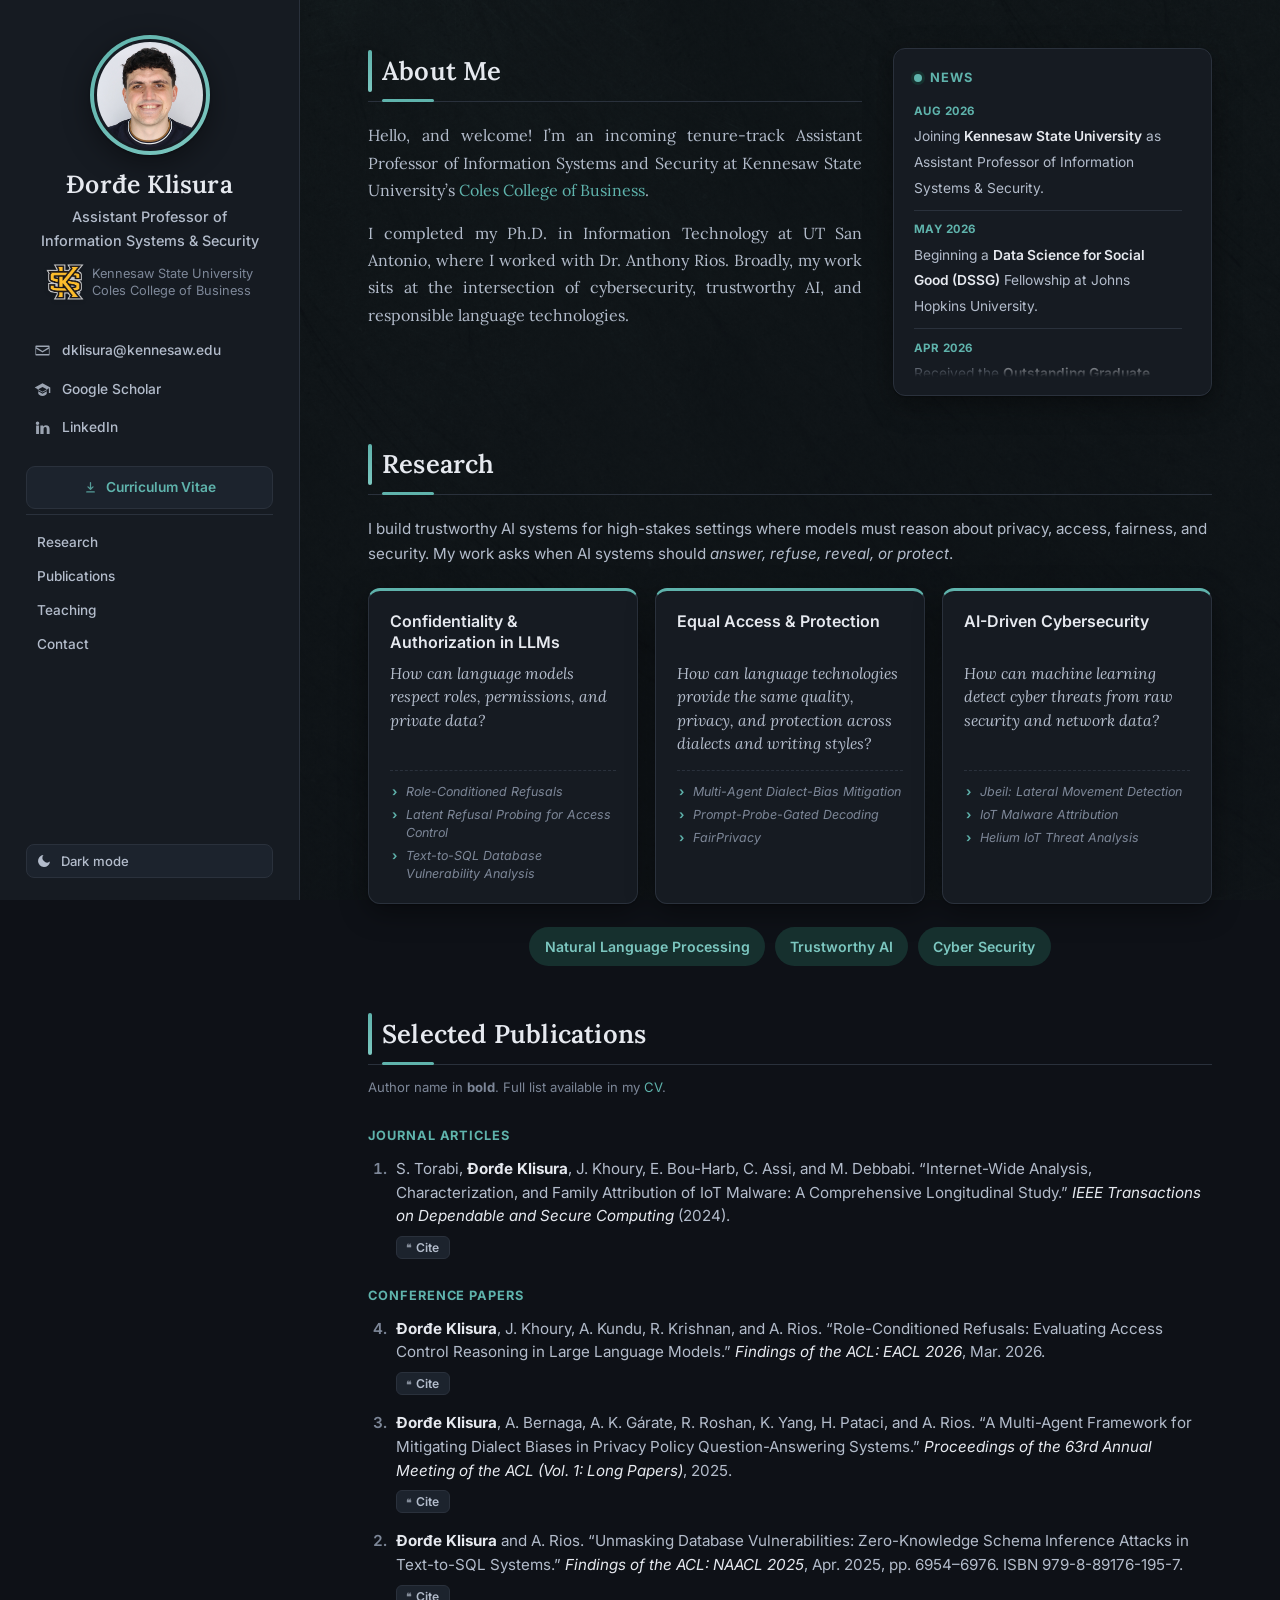
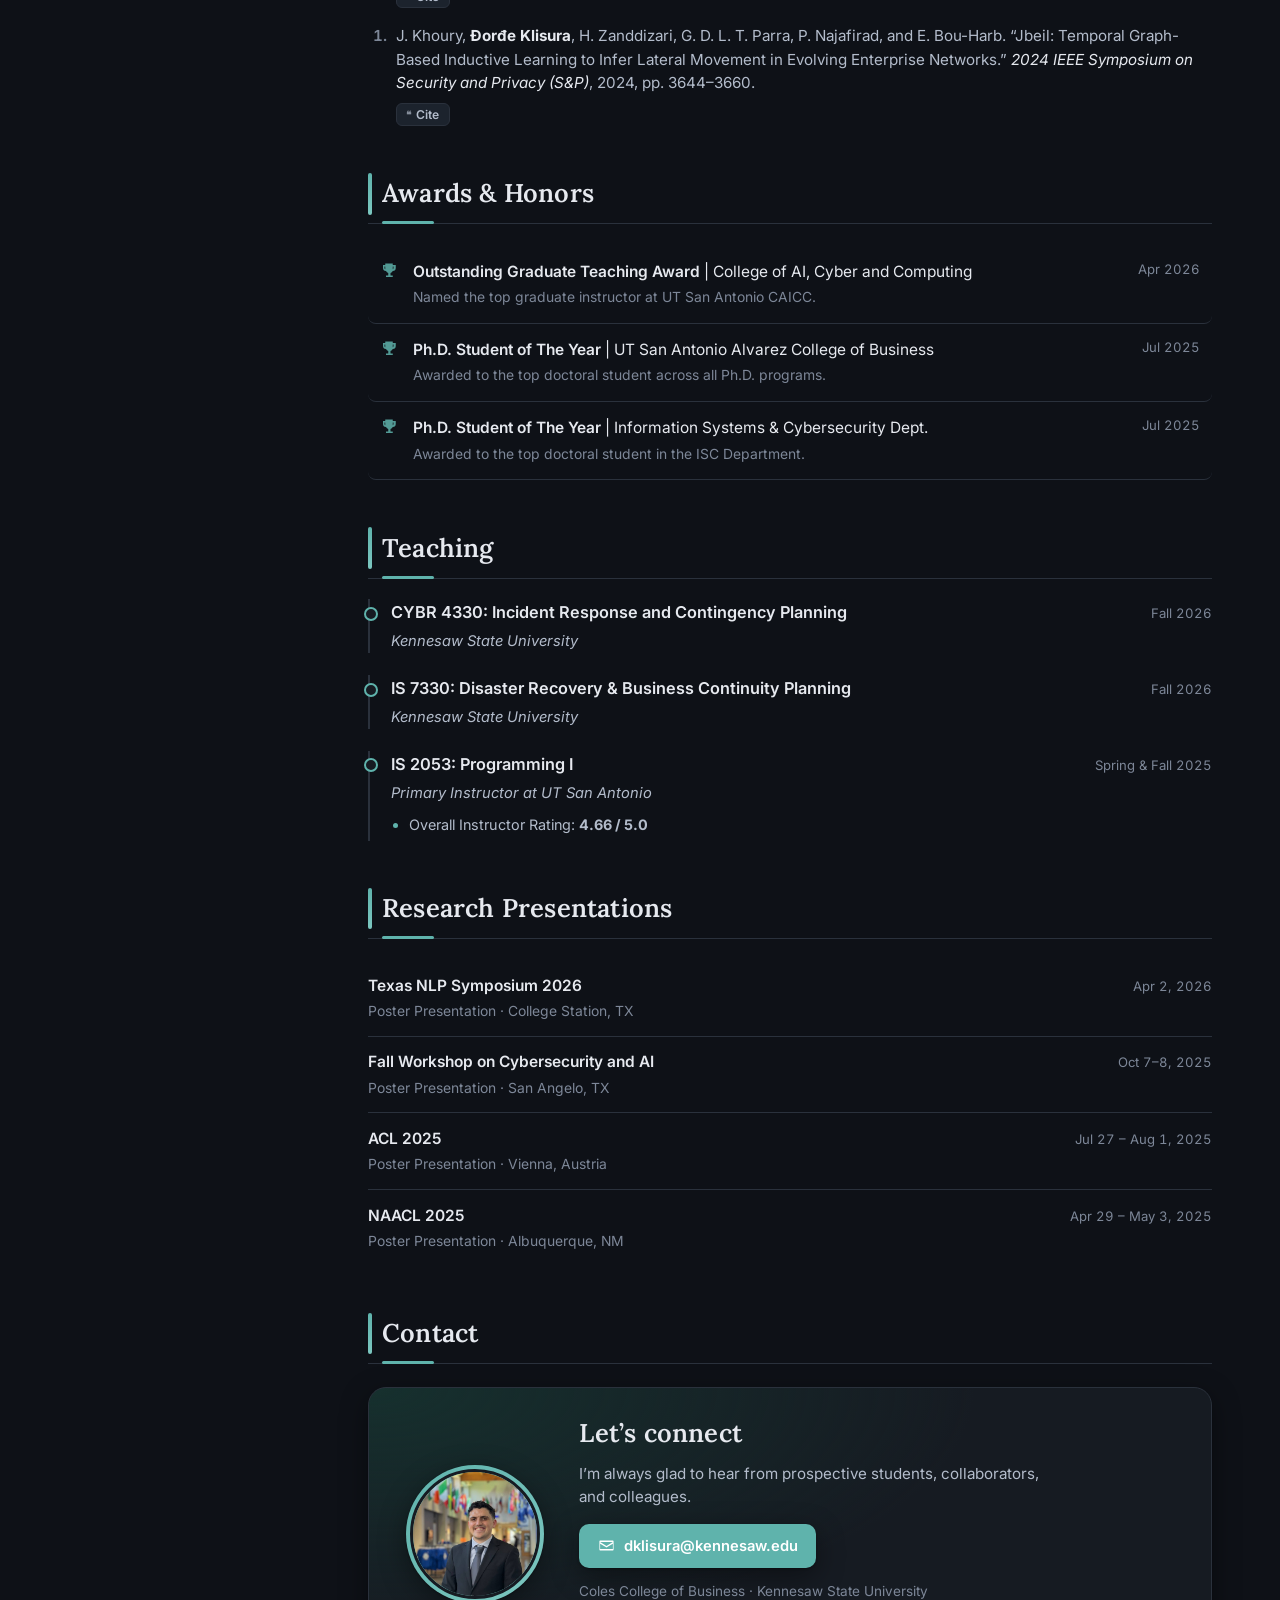
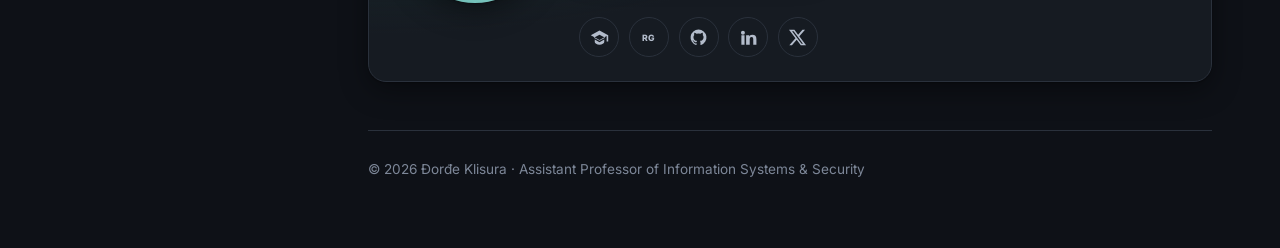
<file: index.html>
<!DOCTYPE html>
<html lang="en">
<head>
  <meta charset="UTF-8" />
  <meta name="viewport" content="width=device-width, initial-scale=1.0" />
  <title>Đorđe Klisura | Personal Page</title>
  <meta name="description" content="Đorđe Klisura — Assistant Professor of Information Systems and Security. Research in Trustworthy AI, permission-aware language models, and AI-driven cybersecurity." />
  <meta name="author" content="Đorđe Klisura" />

  <!-- Set theme before paint (default dark) to avoid a flash -->
  <script>
    (function () {
      try {
        document.documentElement.setAttribute("data-theme", localStorage.getItem("theme") || "dark");
      } catch (e) {
        document.documentElement.setAttribute("data-theme", "dark");
      }
    })();
  </script>

  <!-- Open Graph / social share -->
  <meta property="og:type" content="website" />
  <meta property="og:url" content="https://klisura-code.github.io/" />
  <meta property="og:title" content="Đorđe Klisura — Assistant Professor of IS &amp; Security" />
  <meta property="og:description" content="Research in Trustworthy AI, permission-aware language models, and AI-driven cybersecurity." />
  <meta property="og:image" content="https://klisura-code.github.io/assets/img/og-cover.png" />
  <meta property="og:image:width" content="1200" />
  <meta property="og:image:height" content="630" />
  <meta name="twitter:card" content="summary_large_image" />
  <meta name="twitter:title" content="Đorđe Klisura — Assistant Professor of IS &amp; Security" />
  <meta name="twitter:description" content="Research in Trustworthy AI, permission-aware language models, and AI-driven cybersecurity." />
  <meta name="twitter:image" content="https://klisura-code.github.io/assets/img/og-cover.png" />

  <!-- Structured data (schema.org Person) -->
  <script type="application/ld+json">
  {
    "@context": "https://schema.org",
    "@type": "Person",
    "name": "Đorđe Klisura",
    "givenName": "Đorđe",
    "familyName": "Klisura",
    "jobTitle": "Assistant Professor of Information Systems and Security",
    "email": "mailto:dklisura@kennesaw.edu",
    "url": "https://klisura-code.github.io/",
    "image": "https://klisura-code.github.io/picture/profile_photo.jpg",
    "worksFor": {
      "@type": "CollegeOrUniversity",
      "name": "Kennesaw State University",
      "department": "Coles College of Business"
    },
    "alumniOf": [
      { "@type": "CollegeOrUniversity", "name": "The University of Texas at San Antonio" },
      { "@type": "CollegeOrUniversity", "name": "University of Primorska" }
    ],
    "knowsAbout": [
      "Trustworthy AI",
      "Natural Language Processing",
      "Large Language Models",
      "Access Control",
      "Cybersecurity",
      "Machine Learning Fairness"
    ],
    "sameAs": [
      "https://scholar.google.com/citations?user=jpv8YdQAAAAJ&hl=en",
      "https://github.com/klisura-code",
      "https://www.linkedin.com/in/djordje-klisura/"
    ]
  }
  </script>

  <!-- Favicon: ĐK monogram -->
  <link rel="icon" href="[data-uri]" />

  <!-- Fonts -->
  <link rel="preconnect" href="https://fonts.googleapis.com" />
  <link rel="preconnect" href="https://fonts.gstatic.com" crossorigin />
  <link href="https://fonts.googleapis.com/css2?family=Lora:ital,wght@0,400;0,500;0,600;0,700;1,400&family=Inter:wght@400;500;600;700&display=swap" rel="stylesheet" />

  <link rel="stylesheet" href="assets/css/style.css?v=20260606l" />
</head>
<body>
  <a class="skip-link" href="#main">Skip to content</a>

  <div id="progress" class="scroll-progress" aria-hidden="true"></div>

  <header class="topbar">
    <span class="topbar-name">Đorđe Klisura</span>
  </header>

  <button id="navToggle" class="nav-toggle" aria-label="Open navigation" aria-expanded="false">
    <span></span><span></span><span></span>
  </button>

  <div class="layout">
    <!-- ============ SIDEBAR ============ -->
    <aside class="sidebar" id="sidebar">
      <div class="sidebar-inner">
        <div class="profile">
          <span class="avatar-wrap"><img class="avatar" src="picture/profile_photo.jpg" alt="Đorđe Klisura" /></span>
          <h1 class="name">Đorđe Klisura</h1>
          <p class="role">Assistant Professor of<br />Information Systems &amp; Security</p>
          <div class="affil-row">
            <img class="affil-logo" src="picture/Kennesaw_State_Owls_logo.svg.png" alt="Kennesaw State University" width="38" height="38" />
            <p class="affil">Kennesaw State University<br /><span>Coles College of Business</span></p>
          </div>
        </div>

        <ul class="contacts">
          <li>
            <a href="mailto:dklisura@kennesaw.edu">
              <svg viewBox="0 0 24 24" aria-hidden="true"><path d="M3 5h18a1 1 0 0 1 1 1v12a1 1 0 0 1-1 1H3a1 1 0 0 1-1-1V6a1 1 0 0 1 1-1Zm0 2v.2l9 5.4 9-5.4V7H3Zm18 2.5-8.5 5.1a1 1 0 0 1-1 0L3 9.5V17h18V9.5Z"/></svg>
              <span>dklisura@kennesaw.edu</span>
            </a>
          </li>
          <li>
            <a href="https://scholar.google.com/citations?user=jpv8YdQAAAAJ&hl=en" target="_blank" rel="noopener">
              <svg viewBox="0 0 24 24" aria-hidden="true"><path d="M12 3 1 9l11 6 9-4.9V17h2V9L12 3Zm0 13.2L4.8 12.3 12 8.4l7.2 3.9L12 16.2ZM6 14.6v3.1c0 1.7 2.7 3.3 6 3.3s6-1.6 6-3.3v-3.1l-6 3.3-6-3.3Z"/></svg>
              <span>Google Scholar</span>
            </a>
          </li>
          <li>
            <a href="https://www.linkedin.com/in/djordje-klisura/" target="_blank" rel="noopener">
              <svg viewBox="0 0 24 24" aria-hidden="true"><path d="M4.98 3.5a2.5 2.5 0 1 1 0 5 2.5 2.5 0 0 1 0-5ZM3 9h4v12H3V9Zm6 0h3.8v1.7h.05c.53-1 1.83-2.05 3.77-2.05C20.5 8.65 22 10.6 22 14v7h-4v-6.2c0-1.5-.03-3.4-2.07-3.4-2.07 0-2.39 1.6-2.39 3.3V21H9V9Z"/></svg>
              <span>LinkedIn</span>
            </a>
          </li>
        </ul>

        <a class="cv-btn" href="Curriculum_Vitae.pdf" target="_blank" rel="noopener">
          <svg viewBox="0 0 24 24" aria-hidden="true"><path d="M12 3a1 1 0 0 1 1 1v8.59l2.3-2.3a1 1 0 1 1 1.4 1.42l-4 4a1 1 0 0 1-1.4 0l-4-4a1 1 0 1 1 1.4-1.42l2.3 2.3V4a1 1 0 0 1 1-1ZM5 19a1 1 0 0 1 1-1h12a1 1 0 1 1 0 2H6a1 1 0 0 1-1-1Z"/></svg>
          Curriculum Vitae
        </a>

        <nav class="site-nav" aria-label="Sections">
          <a href="#research">Research</a>
          <a href="#publications">Publications</a>
          <a href="#teaching">Teaching</a>
          <a href="#contact">Contact</a>
        </nav>

        <div class="sidebar-foot">
          <button id="themeToggle" class="theme-toggle" aria-label="Toggle dark mode">
            <svg class="i-sun" viewBox="0 0 24 24" aria-hidden="true"><path d="M12 18a6 6 0 1 1 0-12 6 6 0 0 1 0 12Zm0-15a1 1 0 0 1 1 1v1.5a1 1 0 1 1-2 0V4a1 1 0 0 1 1-1Zm0 16a1 1 0 0 1 1 1v1.5a1 1 0 1 1-2 0V20a1 1 0 0 1 1-1ZM4 11h1.5a1 1 0 1 1 0 2H4a1 1 0 1 1 0-2Zm14.5 0H20a1 1 0 1 1 0 2h-1.5a1 1 0 1 1 0-2ZM5.6 4.2 6.7 5.3a1 1 0 0 1-1.4 1.4L4.2 5.6a1 1 0 0 1 1.4-1.4Zm12.7 12.7 1.1 1.1a1 1 0 0 1-1.4 1.4l-1.1-1.1a1 1 0 0 1 1.4-1.4ZM18.4 4.2a1 1 0 0 1 1.4 1.4l-1.1 1.1a1 1 0 0 1-1.4-1.4l1.1-1.1ZM5.7 16.9a1 1 0 0 1 1.4 1.4L6 19.4a1 1 0 0 1-1.4-1.4l1.1-1.1Z"/></svg>
            <svg class="i-moon" viewBox="0 0 24 24" aria-hidden="true"><path d="M21 12.8A9 9 0 1 1 11.2 3a7 7 0 0 0 9.8 9.8Z"/></svg>
            <span class="theme-label">Dark mode</span>
          </button>
        </div>
      </div>
    </aside>

    <!-- ============ MAIN ============ -->
    <main class="content" id="main">

      <section id="about" class="section">
        <div class="about-grid">
        <div class="about-bio">
        <h2>About Me</h2>
        <p class="lede">
          Hello, and welcome! I’m an incoming tenure-track Assistant Professor of Information Systems and Security
          at Kennesaw State University’s
          <a href="https://campus.kennesaw.edu/colleges-departments/coles/academics/information-systems-security/index.php" target="_blank" rel="noopener">Coles College of Business</a>.
        </p>
        <p class="lede" style="margin-top: 1rem;">
          I completed my Ph.D. in Information Technology at UT San Antonio, where I worked with
          Dr. Anthony Rios. Broadly, my work sits at the intersection of cybersecurity, trustworthy AI,
          and responsible language technologies.
        </p>
        </div>
        <aside class="about-news">
        <h3 class="news-heading">News</h3>
        <ul class="news-list">
          <li>
            <span class="news-date">Aug 2026</span>
            <span class="news-text">Joining <strong>Kennesaw State University</strong> as Assistant Professor of Information Systems &amp; Security.</span>
          </li>
          <li>
            <span class="news-date">May 2026</span>
            <span class="news-text">Beginning a <strong>Data Science for Social Good (DSSG)</strong> Fellowship at Johns Hopkins University.</span>
          </li>
          <li>
            <span class="news-date">Apr 2026</span>
            <span class="news-text">Received the <strong>Outstanding Graduate Teaching Award</strong> from the UTSA College of AI, Cyber and Computing.</span>
          </li>
          <li>
            <span class="news-date">Mar 2026</span>
            <span class="news-text">“Role-Conditioned Refusals” accepted to <strong>Findings of the ACL: EACL 2026</strong>.</span>
          </li>
          <li>
            <span class="news-date">Jul 2025</span>
            <span class="news-text">Named <strong>Ph.D. Student of the Year</strong>, UTSA Alvarez College of Business.</span>
          </li>
          <li>
            <span class="news-date">May 2025</span>
            <span class="news-text">“A Multi-Agent Framework for Mitigating Dialect Biases” accepted to <strong>ACL 2025</strong> (A&#42;).</span>
          </li>
        </ul>
        </aside>
        </div>
      </section>

      <section id="research" class="section">
        <h2>Research</h2>
        <p class="section-intro">
          I build trustworthy AI systems for high-stakes settings where models must reason about
          privacy, access, fairness, and security. My work asks when AI systems should
          <em>answer, refuse, reveal, or protect</em>.
        </p>
        <div class="research-grid">
          <article class="research-card">
            <h3>Confidentiality &amp; Authorization in LLMs</h3>
            <p class="research-q">
              How can language models respect roles, permissions, and private data?
            </p>
            <ul class="research-papers">
              <li>Role-Conditioned Refusals</li>
              <li>Latent Refusal Probing for Access Control</li>
              <li>Text-to-SQL Database Vulnerability Analysis</li>
            </ul>
          </article>
          <article class="research-card">
            <h3>Equal Access &amp; Protection</h3>
            <p class="research-q">
              How can language technologies provide the same quality, privacy, and protection across dialects and writing styles?
            </p>
            <ul class="research-papers">
              <li>Multi-Agent Dialect-Bias Mitigation</li>
              <li>Prompt-Probe-Gated Decoding</li>
              <li>FairPrivacy</li>
            </ul>
          </article>
          <article class="research-card">
            <h3>AI-Driven Cybersecurity</h3>
            <p class="research-q">
              How can machine learning detect cyber threats from raw security and network data?
            </p>
            <ul class="research-papers">
              <li>Jbeil: Lateral Movement Detection</li>
              <li>IoT Malware Attribution</li>
              <li>Helium IoT Threat Analysis</li>
            </ul>
          </article>
        </div>
        <div class="tags">
          <span class="tag">Natural Language Processing</span>
          <span class="tag">Trustworthy AI</span>
          <span class="tag">Cyber Security</span>
        </div>
      </section>

      <!-- ============ PUBLICATIONS ============ -->
      <section id="publications" class="section">
        <h2>Selected Publications</h2>
        <p class="muted-note">Author name in <strong>bold</strong>. Full list available in my <a href="Curriculum_Vitae.pdf" target="_blank" rel="noopener">CV</a>.</p>

        <h3 class="sub">Journal Articles</h3>
        <ol class="pub-list" reversed>
          <li>
            S. Torabi, <strong>Đorđe Klisura</strong>, J. Khoury, E. Bou-Harb, C. Assi, and M. Debbabi.
            “Internet-Wide Analysis, Characterization, and Family Attribution of IoT Malware: A Comprehensive Longitudinal Study.”
            <em>IEEE Transactions on Dependable and Secure Computing</em> (2024).
            <div class="pub-actions"><button class="cite-btn" data-cite="torabi2024iot">Cite</button></div>
          </li>
        </ol>

        <h3 class="sub">Conference Papers</h3>
        <ol class="pub-list" reversed>
          <li>
            <strong>Đorđe Klisura</strong>, J. Khoury, A. Kundu, R. Krishnan, and A. Rios.
            “Role-Conditioned Refusals: Evaluating Access Control Reasoning in Large Language Models.”
            <em>Findings of the ACL: EACL 2026</em>, Mar. 2026.
            <div class="pub-actions"><button class="cite-btn" data-cite="klisura2026roleconditioned">Cite</button></div>
          </li>
          <li>
            <strong>Đorđe Klisura</strong>, A. Bernaga, A. K. Gárate, R. Roshan, K. Yang, H. Pataci, and A. Rios.
            “A Multi-Agent Framework for Mitigating Dialect Biases in Privacy Policy Question-Answering Systems.”
            <em>Proceedings of the 63rd Annual Meeting of the ACL (Vol. 1: Long Papers)</em>, 2025.
            <div class="pub-actions"><button class="cite-btn" data-cite="klisura2025multiagent">Cite</button></div>
          </li>
          <li>
            <strong>Đorđe Klisura</strong> and A. Rios.
            “Unmasking Database Vulnerabilities: Zero-Knowledge Schema Inference Attacks in Text-to-SQL Systems.”
            <em>Findings of the ACL: NAACL 2025</em>, Apr. 2025, pp. 6954–6976. ISBN 979-8-89176-195-7.
            <div class="pub-actions"><button class="cite-btn" data-cite="klisura2025textsql">Cite</button></div>
          </li>
          <li>
            J. Khoury, <strong>Đorđe Klisura</strong>, H. Zanddizari, G. D. L. T. Parra, P. Najafirad, and E. Bou-Harb.
            “Jbeil: Temporal Graph-Based Inductive Learning to Infer Lateral Movement in Evolving Enterprise Networks.”
            <em>2024 IEEE Symposium on Security and Privacy (S&amp;P)</em>, 2024, pp. 3644–3660.
            <div class="pub-actions"><button class="cite-btn" data-cite="khoury2024jbeil">Cite</button></div>
          </li>
        </ol>

      </section>

      <!-- ============ AWARDS ============ -->
      <section id="awards" class="section">
        <h2>Awards &amp; Honors</h2>
        <ul class="award-list">
          <li>
            <div class="award-main">
              <strong>Outstanding Graduate Teaching Award</strong> | College of AI, Cyber and Computing
              <span class="award-desc">Named the top graduate instructor at UT San Antonio CAICC.</span>
            </div>
            <span class="meta">Apr 2026</span>
          </li>
          <li>
            <div class="award-main">
              <strong>Ph.D. Student of The Year</strong> | UT San Antonio Alvarez College of Business
              <span class="award-desc">Awarded to the top doctoral student across all Ph.D. programs.</span>
            </div>
            <span class="meta">Jul 2025</span>
          </li>
          <li>
            <div class="award-main">
              <strong>Ph.D. Student of The Year</strong> | Information Systems &amp; Cybersecurity Dept.
              <span class="award-desc">Awarded to the top doctoral student in the ISC Department.</span>
            </div>
            <span class="meta">Jul 2025</span>
          </li>
        </ul>
      </section>

      <!-- ============ TEACHING ============ -->
      <section id="teaching" class="section">
        <h2>Teaching</h2>
        <div class="timeline">
          <div class="entry">
            <div class="entry-head">
              <h3>CYBR 4330: Incident Response and Contingency Planning</h3>
              <span class="meta">Fall 2026</span>
            </div>
            <p class="entry-sub">Kennesaw State University</p>
          </div>
          <div class="entry">
            <div class="entry-head">
              <h3>IS 7330: Disaster Recovery &amp; Business Continuity Planning</h3>
              <span class="meta">Fall 2026</span>
            </div>
            <p class="entry-sub">Kennesaw State University</p>
          </div>
          <div class="entry">
            <div class="entry-head">
              <h3>IS 2053: Programming I</h3>
              <span class="meta">Spring &amp; Fall 2025</span>
            </div>
            <p class="entry-sub">Primary Instructor at UT San Antonio</p>
            <ul class="detail">
              <li>Overall Instructor Rating: <strong>4.66 / 5.0</strong></li>
            </ul>
          </div>
        </div>
      </section>

      <!-- ============ PRESENTATIONS ============ -->
      <section id="presentations" class="section">
        <h2>Research Presentations</h2>
        <ul class="award-list">
          <li>
            <div class="award-main">
              <strong>Texas NLP Symposium 2026</strong>
              <span class="award-desc">Poster Presentation · College Station, TX</span>
            </div>
            <span class="meta">Apr 2, 2026</span>
          </li>
          <li>
            <div class="award-main">
              <strong>Fall Workshop on Cybersecurity and AI</strong>
              <span class="award-desc">Poster Presentation · San Angelo, TX</span>
            </div>
            <span class="meta">Oct 7–8, 2025</span>
          </li>
          <li>
            <div class="award-main">
              <strong>ACL 2025</strong>
              <span class="award-desc">Poster Presentation · Vienna, Austria</span>
            </div>
            <span class="meta">Jul 27 – Aug 1, 2025</span>
          </li>
          <li>
            <div class="award-main">
              <strong>NAACL 2025</strong>
              <span class="award-desc">Poster Presentation · Albuquerque, NM</span>
            </div>
            <span class="meta">Apr 29 – May 3, 2025</span>
          </li>
        </ul>
      </section>

      <!-- ============ CONTACT ============ -->
      <section id="contact" class="section">
        <h2>Contact</h2>
        <div class="contact-card">
          <span class="contact-photo">
            <img src="picture/profile.jpg" alt="Đorđe Klisura" />
          </span>
          <div class="contact-body">
            <h3 class="contact-title">Let’s connect</h3>
            <p class="contact-msg">
              I’m always glad to hear from prospective students, collaborators, and colleagues.
            </p>
            <a class="contact-email" href="mailto:dklisura@kennesaw.edu">
              <svg viewBox="0 0 24 24" aria-hidden="true"><path d="M3 5h18a1 1 0 0 1 1 1v12a1 1 0 0 1-1 1H3a1 1 0 0 1-1-1V6a1 1 0 0 1 1-1Zm0 2v.2l9 5.4 9-5.4V7H3Zm18 2.5-8.5 5.1a1 1 0 0 1-1 0L3 9.5V17h18V9.5Z"/></svg>
              dklisura@kennesaw.edu
            </a>
            <p class="contact-office">Coles College of Business · Kennesaw State University</p>
            <div class="contact-socials">
              <a href="https://scholar.google.com/citations?user=jpv8YdQAAAAJ&hl=en" target="_blank" rel="noopener" aria-label="Google Scholar">
                <svg viewBox="0 0 24 24" aria-hidden="true"><path d="M12 3 1 9l11 6 9-4.9V17h2V9L12 3Zm0 13.2L4.8 12.3 12 8.4l7.2 3.9L12 16.2ZM6 14.6v3.1c0 1.7 2.7 3.3 6 3.3s6-1.6 6-3.3v-3.1l-6 3.3-6-3.3Z"/></svg>
              </a>
              <a href="https://www.researchgate.net/profile/Dorde-Klisura?ev=hdr_xprf" target="_blank" rel="noopener" aria-label="ResearchGate">
                <svg viewBox="0 0 24 24" aria-hidden="true"><text x="12" y="16.5" text-anchor="middle" font-family="Inter, Arial, sans-serif" font-size="11" font-weight="800" letter-spacing="-0.5" fill="currentColor">RG</text></svg>
              </a>
              <a href="https://github.com/klisura-code" target="_blank" rel="noopener" aria-label="GitHub">
                <svg viewBox="0 0 24 24" aria-hidden="true"><path d="M12 2a10 10 0 0 0-3.16 19.49c.5.09.68-.22.68-.48l-.01-1.7c-2.78.6-3.37-1.34-3.37-1.34-.45-1.16-1.1-1.47-1.1-1.47-.9-.62.07-.6.07-.6 1 .07 1.53 1.03 1.53 1.03.89 1.52 2.34 1.08 2.91.83.09-.65.35-1.08.63-1.33-2.22-.25-4.55-1.11-4.55-4.94 0-1.09.39-1.98 1.03-2.68-.1-.25-.45-1.27.1-2.64 0 0 .84-.27 2.75 1.02a9.56 9.56 0 0 1 5 0c1.91-1.29 2.75-1.02 2.75-1.02.55 1.37.2 2.39.1 2.64.64.7 1.03 1.59 1.03 2.68 0 3.84-2.34 4.69-4.57 4.94.36.31.68.92.68 1.85l-.01 2.74c0 .27.18.58.69.48A10 10 0 0 0 12 2Z"/></svg>
              </a>
              <a href="https://www.linkedin.com/in/djordje-klisura/" target="_blank" rel="noopener" aria-label="LinkedIn">
                <svg viewBox="0 0 24 24" aria-hidden="true"><path d="M4.98 3.5a2.5 2.5 0 1 1 0 5 2.5 2.5 0 0 1 0-5ZM3 9h4v12H3V9Zm6 0h3.8v1.7h.05c.53-1 1.83-2.05 3.77-2.05C20.5 8.65 22 10.6 22 14v7h-4v-6.2c0-1.5-.03-3.4-2.07-3.4-2.07 0-2.39 1.6-2.39 3.3V21H9V9Z"/></svg>
              </a>
              <a href="https://x.com/dr_klisura" target="_blank" rel="noopener" aria-label="X">
                <svg viewBox="0 0 24 24" aria-hidden="true"><path d="M18.244 2.25h3.308l-7.227 8.26 8.502 11.24H16.17l-5.214-6.817L4.99 21.75H1.68l7.73-8.835L1.254 2.25H8.08l4.713 6.231 5.45-6.231Zm-1.161 17.52h1.833L7.084 4.126H5.117L17.083 19.77Z"/></svg>
              </a>
            </div>
          </div>
        </div>
      </section>

      <footer class="page-foot">
        <p>© <span id="year">2026</span> Đorđe Klisura · Assistant Professor of Information Systems &amp; Security</p>
      </footer>

    </main>
  </div>

  <button id="toTop" class="to-top" aria-label="Back to top">
    <svg viewBox="0 0 24 24" aria-hidden="true"><path d="M12 8.3 5.7 14.6a1 1 0 0 0 1.4 1.4L12 11.1l4.9 4.9a1 1 0 0 0 1.4-1.4L12 8.3Z"/></svg>
  </button>

  <script src="assets/js/main.js"></script>
  <script src="assets/js/cite.js"></script>
</body>
</html>
</file>
<file: assets/css/style.css>
/* ============================================================
   Đorđe Klisura — Academic site
   Plain CSS, no build step. Light/dark via [data-theme].
   ============================================================ */

:root {
  --bg:        #f7f8fa;
  --surface:   #ffffff;
  --surface-2: #f1f3f7;
  --text:      #1c2230;
  --text-soft: #4a5468;
  --text-dim:  #7b8497;
  --border:    #e3e7ee;
  --accent:    #2f6f6b;   /* deep teal */
  --accent-2:  #1f5450;
  --accent-soft:#e4f0ef;
  --gold:      #b8860b;
  --shadow:    0 1px 2px rgba(20,30,50,.04), 0 6px 24px rgba(20,30,50,.06);
  --radius:    12px;
  --maxw:      920px;
  --sidebar-w: 300px;
}

[data-theme="dark"] {
  --bg:        #0e1117;
  --surface:   #161b22;
  --surface-2: #1c232d;
  --text:      #e6e9ef;
  --text-soft: #b3bccb;
  --text-dim:  #7d8798;
  --border:    #2a313c;
  --accent:    #5fb3ac;
  --accent-2:  #7cc7c0;
  --accent-soft:#16302e;
  --gold:      #d8a93a;
  --shadow:    0 1px 2px rgba(0,0,0,.3), 0 8px 28px rgba(0,0,0,.4);
}

/* Larger content column only on big displays (e.g. large Macs/monitors) */
@media (min-width: 1600px) { :root { --maxw: 1020px; } }

* { box-sizing: border-box; }

html { scroll-behavior: smooth; }

body {
  margin: 0;
  background: var(--bg);
  color: var(--text);
  font-family: "Inter", -apple-system, BlinkMacSystemFont, "Segoe UI", Roboto, sans-serif;
  font-size: 15.5px;
  line-height: 1.65;
  -webkit-font-smoothing: antialiased;
  text-rendering: optimizeLegibility;
}

a { color: var(--accent); text-decoration: none; }
a:hover { text-decoration: underline; }

/* dark-mode textured background (fixed layer — reliable on iOS/mobile) */
[data-theme="dark"] body::before {
  content: ""; position: fixed; inset: 0; z-index: -1; pointer-events: none;
  background-image:
    linear-gradient(rgba(14,17,23,.74), rgba(14,17,23,.82)),
    url("../../picture/pexels-resourceboy-18541807.jpg");
  background-size: cover;
  background-position: center;
  background-repeat: no-repeat;
}

.skip-link {
  position: absolute; left: -999px; top: 0;
  background: var(--accent); color: #fff; padding: .6rem 1rem; z-index: 100;
  border-radius: 0 0 8px 0;
}
.skip-link:focus { left: 0; }

/* ============================================================
   Layout
   ============================================================ */
.layout { display: flex; align-items: flex-start; }

.sidebar {
  width: var(--sidebar-w);
  flex: 0 0 var(--sidebar-w);
  height: 100vh;
  position: sticky;
  top: 0;
  border-right: 1px solid var(--border);
  background: var(--surface);
  overflow-y: auto;
}
.sidebar-inner { padding: 2.2rem 1.6rem 1.4rem; display: flex; flex-direction: column; min-height: 100%; }

.content {
  flex: 1 1 auto;
  min-width: 0;
  max-width: var(--maxw);
  margin: 0 auto;
  padding: 3rem 2.4rem 4rem;
  overflow-wrap: break-word;
}

/* ============================================================
   Profile / sidebar
   ============================================================ */
.profile { text-align: center; margin-bottom: 1rem; }

/* avatar with branded gradient ring */
.avatar-wrap {
  display: block; box-sizing: border-box;
  width: 120px; height: 120px; margin: 0 auto .9rem;
  padding: 4px; border-radius: 50%;
  background: linear-gradient(135deg, var(--accent), var(--accent-2));
  box-shadow: var(--shadow);
}
.avatar {
  width: 112px; height: 112px;
  border-radius: 50%;
  object-fit: cover; object-position: center top;
  display: block;
  border: 3px solid var(--surface);
  background: var(--surface-2);
}

.name {
  font-family: "Lora", Georgia, serif;
  font-weight: 600;
  font-size: 1.55rem;
  line-height: 1.2;
  margin: 0 0 .35rem;
  letter-spacing: .2px;
}
.role { margin: 0 0 .65rem; font-size: .9rem; color: var(--text-soft); font-weight: 500; }
.affil-row {
  display: inline-flex; align-items: center; gap: .55rem;
  text-align: left; margin: 0 auto;
}
.affil-logo {
  width: 38px; height: 38px; flex: 0 0 38px; object-fit: contain;
  filter: drop-shadow(0 1px 2px rgba(0,0,0,.15));
}
.affil { margin: 0; font-size: .8rem; color: var(--text-dim); line-height: 1.35; }
.affil span { color: var(--text-dim); }

.contacts { list-style: none; padding: 0; margin: .5rem 0 1.2rem; display: flex; flex-direction: column; gap: .15rem; }
.contacts a {
  display: flex; align-items: center; gap: .65rem;
  padding: .42rem .55rem; border-radius: 8px;
  color: var(--text-soft); font-size: .86rem; font-weight: 500;
}
.contacts a:hover { background: var(--surface-2); color: var(--accent); text-decoration: none; }
.contacts svg { width: 17px; height: 17px; fill: currentColor; flex: 0 0 17px; opacity: .85; }
.contacts span { overflow: hidden; text-overflow: ellipsis; white-space: nowrap; }

/* download CV button */
.cv-btn {
  display: flex; align-items: center; justify-content: center; gap: .5rem;
  margin: .1rem 0 .25rem; padding: .55rem 1rem;
  background: var(--surface-2); color: var(--accent);
  border: 1px solid var(--border); border-radius: 9px;
  font-size: .86rem; font-weight: 600;
  transition: background .15s, border-color .15s, color .15s;
}
.cv-btn:hover {
  background: var(--accent-soft); border-color: var(--accent); color: var(--accent-2);
  text-decoration: none;
}
.cv-btn svg { width: 15px; height: 15px; fill: currentColor; opacity: .85; }

/* nav */
.site-nav { display: flex; flex-direction: column; gap: .05rem; margin-top: .1rem; padding-top: .65rem; border-top: 1px solid var(--border); }
.site-nav a {
  padding: .34rem .6rem; border-radius: 7px;
  color: var(--text-soft); font-size: .85rem; font-weight: 500;
  border-left: 2px solid transparent;
}
.site-nav a:hover { background: var(--surface-2); text-decoration: none; color: var(--text); }
.site-nav a.active { color: var(--accent); background: var(--accent-soft); border-left-color: var(--accent); font-weight: 600; }

.sidebar-foot { margin-top: auto; padding-top: 1.2rem; }
.theme-toggle {
  display: flex; align-items: center; gap: .55rem;
  width: 100%; padding: .5rem .6rem;
  background: var(--surface-2); border: 1px solid var(--border);
  border-radius: 8px; color: var(--text-soft); cursor: pointer;
  font-size: .82rem; font-weight: 500; font-family: inherit;
  transition: background .15s;
}
.theme-toggle:hover { color: var(--accent); border-color: var(--accent); }
.theme-toggle svg { width: 16px; height: 16px; fill: currentColor; }
.theme-toggle .i-moon { display: none; }
[data-theme="dark"] .theme-toggle .i-sun { display: none; }
[data-theme="dark"] .theme-toggle .i-moon { display: inline; }

/* ============================================================
   Sections
   ============================================================ */
.section { margin-bottom: 2.8rem; scroll-margin-top: 1.5rem; }

.section h2 {
  font-family: "Lora", Georgia, serif;
  font-size: 1.6rem;
  font-weight: 600;
  letter-spacing: .2px;
  margin: 0 0 1.3rem;
  padding: .1rem 0 .55rem .85rem;
  border-bottom: 1px solid var(--border);
  position: relative;
  display: flex;
  align-items: center;
}
/* leading accent bar */
.section h2::before {
  content: ""; position: absolute; left: 0; top: .15rem; bottom: .55rem;
  width: 4px; border-radius: 4px;
  background: linear-gradient(var(--accent), var(--accent-2));
}
/* short underline accent */
.section h2::after {
  content: ""; position: absolute; left: .85rem; bottom: -1px;
  width: 52px; height: 3px; border-radius: 3px; background: var(--accent);
}

.lede {
  font-size: 1rem; line-height: 1.7; color: var(--text-soft);
  font-family: "Lora", Georgia, serif; margin: 0;
  text-align: justify; text-justify: inter-word; hyphens: auto;
}
.lede strong { color: var(--text); font-weight: 600; }

/* About + News side-by-side */
.about-grid {
  display: grid; grid-template-columns: 1.55fr 1fr; gap: 1.9rem; align-items: start;
}
.about-bio h2 { margin-top: 0; }
.about-news {
  background: var(--surface); border: 1px solid var(--border);
  border-radius: var(--radius); padding: 1.15rem 1.25rem; box-shadow: var(--shadow);
  position: sticky; top: 1.5rem;
}
.news-heading {
  margin: 0 0 .85rem; font-size: .8rem; text-transform: uppercase; letter-spacing: 1px;
  color: var(--accent); font-weight: 700; display: flex; align-items: center; gap: .5rem;
}
.news-heading::before {
  content: ""; width: 8px; height: 8px; border-radius: 50%;
  background: var(--accent); box-shadow: 0 0 0 3px var(--accent-soft);
}

.muted-note { font-size: .82rem; color: var(--text-dim); margin: -.5rem 0 1.1rem; }

.sub {
  font-size: .8rem; text-transform: uppercase; letter-spacing: .9px;
  color: var(--accent); font-weight: 700; margin: 1.6rem 0 .7rem;
}

.dim { color: var(--text-dim); font-weight: 400; }

/* news feed (widget beside the bio) */
.news-list { list-style: none; margin: 0; padding: 0; }
/* fixed-height scrollable feed inside the widget */
.about-news .news-list {
  max-height: 275px; overflow-y: auto; padding-right: .55rem;
  scrollbar-width: thin; scrollbar-color: var(--border) transparent;
  -webkit-mask-image: linear-gradient(to bottom, #000 calc(100% - 18px), transparent);
          mask-image: linear-gradient(to bottom, #000 calc(100% - 18px), transparent);
}
.about-news .news-list::-webkit-scrollbar { width: 6px; }
.about-news .news-list::-webkit-scrollbar-thumb { background: var(--border); border-radius: 3px; }
.about-news .news-list::-webkit-scrollbar-track { background: transparent; }
.news-list li {
  padding: .6rem 0; border-bottom: 1px solid var(--border);
}
.news-list li:first-child { padding-top: 0; }
.news-list li:last-child { border-bottom: none; padding-bottom: 0; }
.news-date {
  display: block; margin-bottom: .15rem;
  font-size: .72rem; font-weight: 700; color: var(--accent);
  text-transform: uppercase; letter-spacing: .5px;
  font-variant-numeric: tabular-nums;
}
.news-text { font-size: .86rem; line-height: 1.45; color: var(--text-soft); }
.news-text strong { color: var(--text); font-weight: 600; }

/* research narrative */
.section-intro {
  font-size: .95rem; line-height: 1.65; color: var(--text-soft);
  margin: 0 0 1.4rem;
}
.research-grid {
  display: grid; grid-template-columns: repeat(3, 1fr);
  grid-template-rows: auto auto auto;   /* title · question · papers */
  gap: 1.1rem; margin-bottom: 1.4rem;
}
.research-card {
  display: grid; grid-template-rows: subgrid; grid-row: span 3; row-gap: 0;
  background: var(--surface); border: 1px solid var(--border);
  border-radius: var(--radius); padding: 1.25rem 1.3rem; box-shadow: var(--shadow);
  border-top: 3px solid var(--accent);
  transition: transform .18s, border-color .18s;
}
.research-card:hover { transform: translateY(-3px); }
.research-card h3 {
  margin: 0 0 .55rem; font-size: 1rem; font-weight: 600; color: var(--text);
  line-height: 1.3;
}
.research-card p {
  margin: 0 0 .9rem; font-size: .9rem; line-height: 1.55; color: var(--text-soft);
}
.research-card .research-q {
  font-family: "Lora", Georgia, serif; font-style: italic;
  font-size: .98rem; line-height: 1.5; color: var(--text-soft);
}
.research-card strong { color: var(--text); font-weight: 600; }
.research-card .research-papers {
  list-style: none; margin: 0; padding: .75rem 0 0;
  border-top: 1px dashed var(--border);
}
.research-card .research-papers li {
  position: relative; padding-left: 1rem; margin-bottom: .3rem;
  font-size: .78rem; line-height: 1.45; color: var(--text-dim); font-style: italic;
}
.research-card .research-papers li:last-child { margin-bottom: 0; }
.research-card .research-papers li::before {
  content: "›"; position: absolute; left: .1rem; top: -.02em;
  color: var(--accent); font-style: normal; font-weight: 700;
}

/* tags */
.tags { display: flex; flex-wrap: wrap; justify-content: center; gap: .6rem; margin-top: .4rem; }
@media (max-width: 600px) { .tags { display: none; } }
.tag {
  background: var(--accent-soft); color: var(--accent-2);
  padding: .45rem .9rem; border-radius: 999px;
  font-size: .88rem; font-weight: 600; border: 1px solid transparent;
  transition: transform .16s, box-shadow .16s, border-color .16s;
}
.tag:hover { transform: translateY(-2px); box-shadow: var(--shadow); border-color: var(--accent); }
[data-theme="dark"] .tag { color: var(--accent-2); }

/* animated underline for inline content links (not nav/contacts/icon links) */
.lede a,
.pub-list a,
.entry-sub a:not(.ext-link),
.detail a {
  position: relative;
  text-decoration: none;
  background-image: linear-gradient(var(--accent), var(--accent));
  background-size: 0% 1.5px;
  background-position: 0 100%;
  background-repeat: no-repeat;
  transition: background-size .28s ease;
}
.lede a:hover,
.pub-list a:hover,
.entry-sub a:not(.ext-link):hover,
.detail a:hover {
  background-size: 100% 1.5px;
  text-decoration: none;
}

/* ============================================================
   Publications
   ============================================================ */
.pub-list { margin: 0; padding-left: 1.4rem; }
.pub-list li {
  margin-bottom: 1rem; padding-left: .3rem; line-height: 1.55;
  color: var(--text-soft); font-size: .95rem;
}
.pub-list li::marker { color: var(--text-dim); font-weight: 600; }
.pub-list strong { color: var(--text); }
.pub-list em { color: var(--text); font-style: italic; }

.badge {
  display: inline-block; margin: .2rem .15rem 0;
  font-size: .72rem; font-weight: 600; padding: .12rem .5rem;
  border-radius: 6px; background: var(--surface-2);
  color: var(--text-soft); border: 1px solid var(--border);
  white-space: nowrap; vertical-align: middle;
}
.badge-star { background: var(--accent); color: #fff; border-color: var(--accent); }
.badge-soft { background: var(--accent-soft); color: var(--accent-2); border-color: transparent; }

/* publication action row (Cite + future PDF/arXiv/Code links) */
.pub-actions { display: flex; flex-wrap: wrap; gap: .4rem; margin-top: .5rem; }
.cite-btn, .pub-link {
  display: inline-flex; align-items: center; gap: .3rem;
  font-size: .76rem; font-weight: 600; font-family: inherit;
  padding: .2rem .6rem; border-radius: 6px; cursor: pointer;
  background: var(--surface-2); color: var(--text-soft);
  border: 1px solid var(--border); transition: all .15s;
  text-decoration: none;
}
.cite-btn::before { content: "❝"; font-size: .85em; line-height: 1; opacity: .7; }
.cite-btn:hover, .pub-link:hover {
  background: var(--accent); color: #fff; border-color: var(--accent); text-decoration: none;
}
.cite-btn.done { background: var(--accent); color: #fff; border-color: var(--accent); }

/* BibTeX modal */
.cite-modal {
  position: fixed; inset: 0; z-index: 90;
  display: flex; align-items: center; justify-content: center;
  padding: 1.2rem; background: rgba(10,16,24,.55);
  opacity: 0; transition: opacity .2s ease;
}
.cite-modal.show { opacity: 1; }
.cite-modal[hidden] { display: none; }
.cite-modal__box {
  width: 100%; max-width: 640px; max-height: 85vh; overflow: auto;
  background: var(--surface); border: 1px solid var(--border);
  border-radius: var(--radius); box-shadow: var(--shadow);
  transform: translateY(8px); transition: transform .2s ease;
}
.cite-modal.show .cite-modal__box { transform: none; }
.cite-modal__head {
  display: flex; align-items: center; justify-content: space-between;
  padding: .9rem 1.2rem; border-bottom: 1px solid var(--border);
}
.cite-modal__title {
  font-size: .78rem; text-transform: uppercase; letter-spacing: .9px;
  color: var(--accent); font-weight: 700;
}
.cite-modal__close {
  background: none; border: none; cursor: pointer; line-height: 1;
  font-size: 1.5rem; color: var(--text-dim); padding: 0 .2rem;
}
.cite-modal__close:hover { color: var(--text); }
.cite-modal__text {
  margin: 0; padding: 1.2rem; white-space: pre-wrap; word-break: break-word;
  font-family: ui-monospace, SFMono-Regular, "SF Mono", Menlo, Consolas, monospace;
  font-size: .82rem; line-height: 1.55; color: var(--text-soft);
}
.cite-modal__copy {
  display: block; margin: 0 1.2rem 1.2rem auto;
  padding: .5rem 1.1rem; border-radius: 8px; cursor: pointer;
  font-size: .85rem; font-weight: 600; font-family: inherit;
  background: var(--accent); color: #fff; border: 1px solid var(--accent);
  transition: background .15s;
}
.cite-modal__copy:hover { background: var(--accent-2); }

/* ============================================================
   Timeline entries
   ============================================================ */
.timeline { display: flex; flex-direction: column; gap: 1.4rem; }
.entry {
  position: relative; padding-left: 1.3rem;
  border-left: 2px solid var(--border);
}
.entry::before {
  content: ""; position: absolute; left: -6px; top: .45rem;
  width: 10px; height: 10px; border-radius: 50%;
  background: var(--surface); border: 2px solid var(--accent);
  transition: background .18s ease, box-shadow .18s ease, transform .18s ease;
}
.entry:hover::before {
  background: var(--accent);
  transform: scale(1.15);
  box-shadow: 0 0 0 4px var(--accent-soft);
}
.entry-head {
  display: flex; justify-content: space-between; align-items: baseline;
  gap: 1rem; flex-wrap: wrap;
}
.entry-head h3 {
  margin: 0; font-size: 1.02rem; font-weight: 600; color: var(--text);
}
.entry .meta { font-size: .82rem; color: var(--text-dim); white-space: nowrap; font-variant-numeric: tabular-nums; }
.entry-sub { margin: .15rem 0 0; color: var(--text-soft); font-style: italic; font-size: .92rem; }

/* Professional Development: place date/location below the event title */
#development .entry-head { flex-direction: column; align-items: flex-start; gap: .12rem; }

/* inline external link (e.g. program / institution site) */
.ext-link {
  font-style: normal; font-weight: 600; font-size: .82rem;
  color: var(--accent); white-space: nowrap; margin-left: .45rem;
}
.ext-link::before {
  content: "·"; color: var(--text-dim); font-weight: 400; margin-right: .45rem;
}
.ext-link::after { content: "↗"; font-size: .9em; margin-left: .15rem; }
.ext-link:hover { text-decoration: underline; }

.pill {
  display: inline-block; font-size: .68rem; font-weight: 700;
  text-transform: uppercase; letter-spacing: .5px;
  background: var(--accent-soft); color: var(--accent-2);
  padding: .12rem .45rem; border-radius: 5px; vertical-align: middle;
  font-style: normal;
}

.detail { margin: .5rem 0 0; padding-left: 1.1rem; }
.detail li { font-size: .9rem; color: var(--text-soft); margin-bottom: .25rem; }
.detail li::marker { color: var(--accent); }

/* ============================================================
   Award / list rows
   ============================================================ */
.award-list { list-style: none; margin: 0; padding: 0; }
.award-list li {
  display: flex; justify-content: space-between; align-items: baseline;
  gap: 1.2rem; padding: .8rem 0; border-bottom: 1px solid var(--border);
}
.award-list li:last-child { border-bottom: none; }
.award-main { min-width: 0; }
.award-main strong { color: var(--text); font-weight: 600; }
.award-desc { display: block; font-size: .87rem; color: var(--text-dim); margin-top: .1rem; }
.award-list .meta { font-size: .82rem; color: var(--text-dim); white-space: nowrap; font-variant-numeric: tabular-nums; }

/* Awards — trophy marker (scoped to #awards only) */
#awards .award-list li {
  display: grid;
  grid-template-columns: auto 1fr auto;
  column-gap: .95rem;
  align-items: start;
  padding: .85rem .7rem;
  border-bottom: 1px solid var(--border);
  border-radius: 8px;
  transition: background .15s;
}
#awards .award-list li:hover { background: var(--accent-soft); }
#awards .award-list li::before {
  content: "";
  width: 18px; height: 18px; margin-top: .18rem; opacity: .85;
  background: url("[data-uri]") center/contain no-repeat;
}
[data-theme="dark"] #awards .award-list li::before {
  background-image: url("[data-uri]");
}

/* ============================================================
   Cards / two column
   ============================================================ */
.two-col { display: grid; grid-template-columns: 1fr 1fr; gap: 1.2rem; }
.card {
  background: var(--surface); border: 1px solid var(--border);
  border-radius: var(--radius); padding: 1.3rem 1.4rem; box-shadow: var(--shadow);
  transition: transform .18s, border-color .18s, box-shadow .18s;
}
.card:hover { transform: translateY(-2px); border-color: var(--accent); }
.card-title {
  font-size: .78rem; text-transform: uppercase; letter-spacing: .9px;
  color: var(--accent); font-weight: 700; margin: 0 0 .7rem;
}
.plain { list-style: none; margin: 0; padding: 0; }
.plain li {
  font-size: .88rem; color: var(--text-soft);
  padding: .32rem 0; border-bottom: 1px dashed var(--border); line-height: 1.45;
}
.plain li:last-child { border-bottom: none; }
.plain strong { color: var(--text); }

/* ============================================================
   Contact
   ============================================================ */
.contact-card {
  display: flex; align-items: center; gap: 2.2rem;
  margin-top: 1.4rem; padding: 1.5rem 2.3rem;
  background:
    radial-gradient(120% 140% at 0% 0%, var(--accent-soft), transparent 60%),
    var(--surface);
  border: 1px solid var(--border); border-radius: 18px; box-shadow: var(--shadow);
}
.contact-photo {
  flex: 0 0 auto; display: block; box-sizing: border-box;
  width: 138px; height: 138px; padding: 4px; border-radius: 50%;
  background: linear-gradient(135deg, var(--accent), var(--accent-2));
  box-shadow: var(--shadow);
}
.contact-photo img {
  width: 130px; height: 130px; border-radius: 50%; display: block;
  object-fit: cover; object-position: center top; border: 3px solid var(--surface);
}
.contact-body { min-width: 0; }
.contact-title {
  font-family: "Lora", Georgia, serif; font-size: 1.6rem; font-weight: 600;
  margin: 0 0 .5rem; color: var(--text); letter-spacing: .2px;
}
.contact-msg { margin: 0 0 .95rem; font-size: .95rem; line-height: 1.55; color: var(--text-soft); max-width: 48ch; }
.contact-email {
  display: inline-flex; align-items: center; gap: .55rem;
  background: var(--accent); color: #fff; padding: .6rem 1.15rem; border-radius: 10px;
  font-weight: 600; font-size: .92rem; box-shadow: var(--shadow);
  transition: background .15s, transform .15s;
}
.contact-email:hover { background: var(--accent-2); text-decoration: none; transform: translateY(-1px); }
.contact-email svg { width: 17px; height: 17px; fill: currentColor; }
.contact-office { margin: .8rem 0 .9rem; font-size: .85rem; color: var(--text-dim); }
.contact-socials { display: flex; gap: .6rem; }
.contact-socials a {
  width: 40px; height: 40px; border-radius: 50%;
  display: flex; align-items: center; justify-content: center;
  background: var(--surface); border: 1px solid var(--border); color: var(--text-soft);
  transition: background .15s, color .15s, border-color .15s, transform .15s;
}
.contact-socials a:hover {
  background: var(--accent); color: #fff; border-color: var(--accent);
  transform: translateY(-2px); text-decoration: none;
}
.contact-socials svg { width: 19px; height: 19px; fill: currentColor; }

@media (max-width: 600px) {
  .contact-card { flex-direction: column; text-align: center; gap: 1.4rem; padding: 1.9rem 1.4rem; }
  .contact-msg { max-width: none; }
  .contact-email, .contact-socials { justify-content: center; }
}

/* ============================================================
   Skills grid
   ============================================================ */
.skills-grid { display: grid; grid-template-columns: 1fr 1fr; gap: 1.1rem; }
.skill-block {
  background: var(--surface); border: 1px solid var(--border);
  border-radius: var(--radius); padding: 1.1rem 1.25rem; box-shadow: var(--shadow);
  transition: transform .18s, border-color .18s;
}
.skill-block:hover { transform: translateY(-2px); border-color: var(--accent); }
.skill-block h3 {
  margin: 0 0 .4rem; font-size: .82rem; text-transform: uppercase;
  letter-spacing: .7px; color: var(--accent); font-weight: 700;
}
.skill-block p { margin: 0; font-size: .9rem; color: var(--text-soft); line-height: 1.55; }

/* ============================================================
   Footer
   ============================================================ */
.page-foot {
  margin-top: 3rem; padding-top: 1.5rem; border-top: 1px solid var(--border);
  font-size: .85rem; color: var(--text-dim);
}
.page-foot p { margin: .2rem 0; }

/* ============================================================
   Micro-polish: focus, selection, scroll-reveal, back-to-top
   ============================================================ */
::selection { background: var(--accent); color: #fff; }

/* scroll progress bar */
.scroll-progress {
  position: fixed; top: 0; left: 0; z-index: 70;
  height: 3px; width: 0;
  background: linear-gradient(90deg, var(--accent), var(--accent-2));
  will-change: width;
}

:focus-visible {
  outline: 2px solid var(--accent);
  outline-offset: 2px;
  border-radius: 4px;
}

/* Scroll reveal — sections fade/slide in as they enter the viewport */
.reveal { opacity: 0; transform: translateY(14px); transition: opacity .55s ease, transform .55s ease; }
.reveal.in { opacity: 1; transform: none; }

/* Back to top */
.to-top {
  position: fixed; right: 1.6rem; bottom: 1.6rem; z-index: 45;
  width: 44px; height: 44px; border-radius: 50%;
  background: var(--accent); border: none; cursor: pointer;
  display: flex; align-items: center; justify-content: center;
  box-shadow: var(--shadow);
  opacity: 0; pointer-events: none; transform: translateY(8px) scale(.9);
  transition: opacity .25s, transform .25s, background .15s;
}
.to-top.show { opacity: 1; pointer-events: auto; transform: none; }
.to-top:hover { background: var(--accent-2); }
.to-top svg { width: 22px; height: 22px; fill: #fff; }

/* ============================================================
   Mobile top bar (name) — hidden on desktop
   ============================================================ */
.topbar { display: none; }

/* ============================================================
   Mobile nav toggle
   ============================================================ */
.nav-toggle {
  display: none; position: fixed; top: 1rem; right: 1rem; z-index: 60;
  width: 44px; height: 44px; border-radius: 10px;
  background: var(--surface); border: 1px solid var(--border);
  box-shadow: var(--shadow); cursor: pointer;
  flex-direction: column; align-items: center; justify-content: center; gap: 4px;
}
.nav-toggle span {
  display: block; width: 20px; height: 2px; background: var(--text);
  border-radius: 2px; transition: transform .25s, opacity .2s;
}
.nav-toggle[aria-expanded="true"] span:nth-child(1) { transform: translateY(6px) rotate(45deg); }
.nav-toggle[aria-expanded="true"] span:nth-child(2) { opacity: 0; }
.nav-toggle[aria-expanded="true"] span:nth-child(3) { transform: translateY(-6px) rotate(-45deg); }

/* ============================================================
   Responsive
   ============================================================ */
@media (max-width: 980px) {
  .two-col, .skills-grid { grid-template-columns: 1fr; }
  .research-grid { grid-template-columns: 1fr; grid-template-rows: none; }
  .research-card { display: flex; flex-direction: column; grid-row: auto; }
  .about-grid { grid-template-columns: 1fr; gap: 1.4rem; }
  .about-news { position: static; }
}

@media (max-width: 820px) {
  .topbar {
    display: flex; align-items: center;
    position: fixed; top: 0; left: 0; right: 0; height: 56px; z-index: 55;
    padding: 0 1.2rem;
    background: var(--surface);
    border-bottom: 1px solid var(--border);
    box-shadow: var(--shadow);
  }
  .topbar-name {
    font-family: "Lora", Georgia, serif;
    font-weight: 600; font-size: 1.2rem; letter-spacing: .2px; color: var(--text);
  }
  .nav-toggle { display: flex; top: 6px; right: 10px; width: 44px; height: 44px; z-index: 65; }
  .layout { flex-direction: column; }
  .sidebar {
    position: fixed; top: 0; left: 0; bottom: 0;
    width: 88%; max-width: 320px; height: 100vh; height: 100dvh; flex: none;
    transform: translateX(-100%); transition: transform .28s ease;
    z-index: 62; box-shadow: var(--shadow);
  }
  .sidebar.open { transform: translateX(0); }
  .content { max-width: 100%; padding: 4.5rem 1.4rem 3rem; width: 100%; }
  /* larger touch targets on phones */
  .site-nav a { padding: .55rem .6rem; }
  .contacts a { padding: .55rem .55rem; }
  .backdrop {
    position: fixed; inset: 0; background: rgba(0,0,0,.4);
    opacity: 0; pointer-events: none; transition: opacity .25s; z-index: 58;
  }
  .backdrop.show { opacity: 1; pointer-events: auto; }
}

@media (max-width: 600px) {
  /* stack course title and term so the date is always below the title */
  .entry-head { flex-direction: column; align-items: flex-start; gap: .1rem; }
}

@media (max-width: 520px) {
  /* comfortable tap targets for Cite buttons */
  .cite-btn, .pub-link { padding: .35rem .8rem; font-size: .8rem; }
  /* give the news feed a touch more room when stacked full-width */
  .about-news .news-list { max-height: 260px; }
  .award-list li { flex-direction: column; gap: .15rem; }
  .award-list .meta { order: -1; }
  /* #awards uses a grid (trophy marker) — keep title + date in the text column */
  #awards .award-list li { grid-template-columns: auto 1fr; row-gap: .15rem; }
  #awards .award-list .meta { order: 0; grid-column: 2; color: var(--text-dim); }
}

/* Touch devices: prevent "stuck" hover states after a tap */
@media (hover: none) {
  .card:hover, .skill-block:hover, .tag:hover, .stat:hover,
  .research-card:hover { transform: none; box-shadow: var(--shadow); }
  .entry:hover::before { transform: none; box-shadow: none; background: var(--surface); }
  #awards .award-list li:hover { background: transparent; }
}

@media (prefers-reduced-motion: reduce) {
  html { scroll-behavior: auto; }
  * { transition: none !important; }
  .reveal { opacity: 1 !important; transform: none !important; }
}

/* ============================================================
   Print — clean CV output (File → Print / Save as PDF)
   ============================================================ */
@media print {
  :root { --bg: #fff; --surface: #fff; --surface-2: #fff; --border: #ccc; }
  body { font-size: 10.5pt; color: #000; }
  [data-theme="dark"] body::before { display: none !important; }
  .sidebar { position: static; width: 100%; height: auto; border: none; overflow: visible; }
  .sidebar-inner { padding: 0 0 1rem; }
  .site-nav, .sidebar-foot, .nav-toggle, .to-top, .backdrop, .skip-link,
  .pub-actions, .cite-modal { display: none !important; }
  .about-grid { display: block; }
  .about-news { box-shadow: none; border-color: #ccc; margin-top: 1rem; }
  .about-news .news-list { max-height: none; overflow: visible; -webkit-mask-image: none; mask-image: none; padding-right: 0; }
  .layout { display: block; }
  .content { max-width: 100%; padding: 0; margin: 0; }
  .profile { text-align: left; display: flex; align-items: center; gap: 1rem; margin-bottom: .6rem; }
  .avatar-wrap { width: 78px; height: 78px; margin: 0; padding: 0; background: none; box-shadow: none; }
  .avatar { width: 72px; height: 72px; margin: 0; }
  .scroll-progress { display: none !important; }
  .contacts { flex-direction: row; flex-wrap: wrap; gap: .4rem 1.2rem; margin: .4rem 0 1rem; }
  .card, .skill-block, .stat { box-shadow: none; transform: none !important; break-inside: avoid; }
  .section { break-inside: avoid-page; margin-bottom: 1.2rem; }
  .reveal { opacity: 1 !important; transform: none !important; }
  a { color: #000; text-decoration: none; }
  .section h2 { border-color: #000; }
}
</file>
